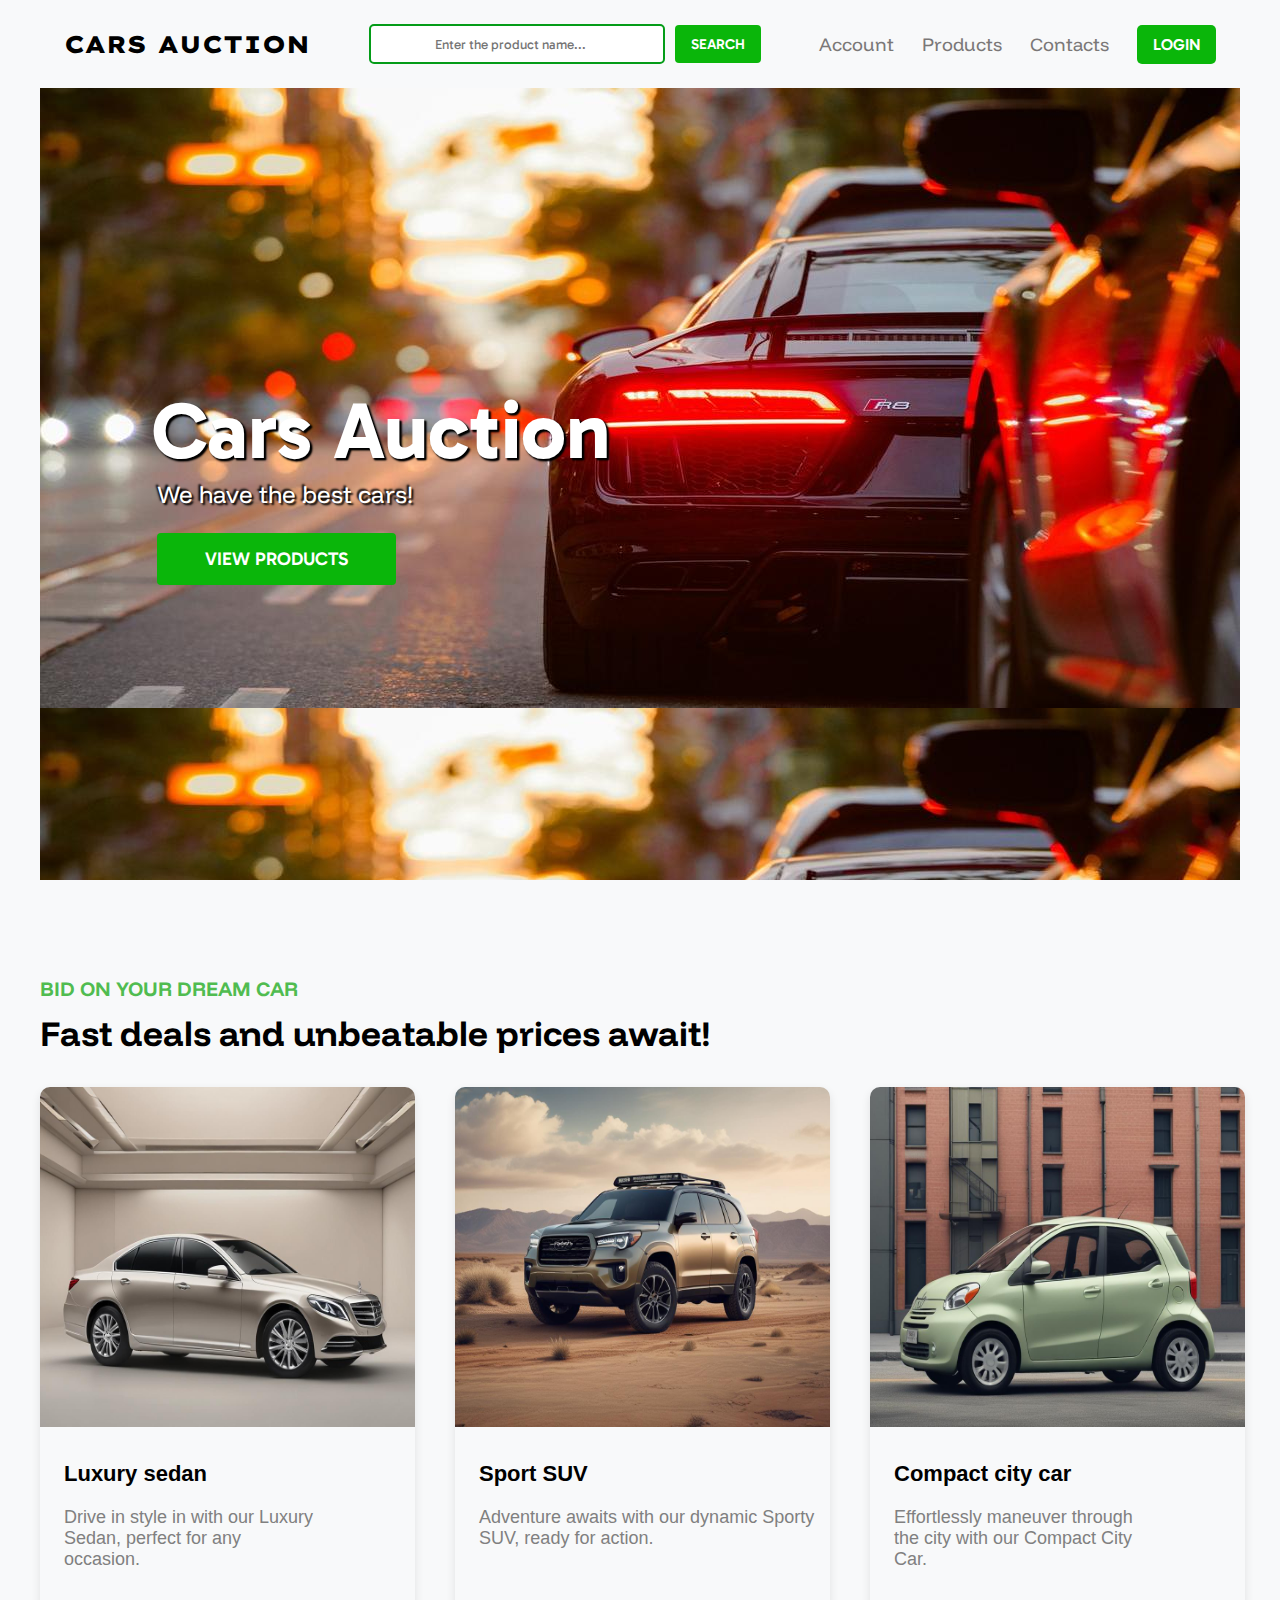
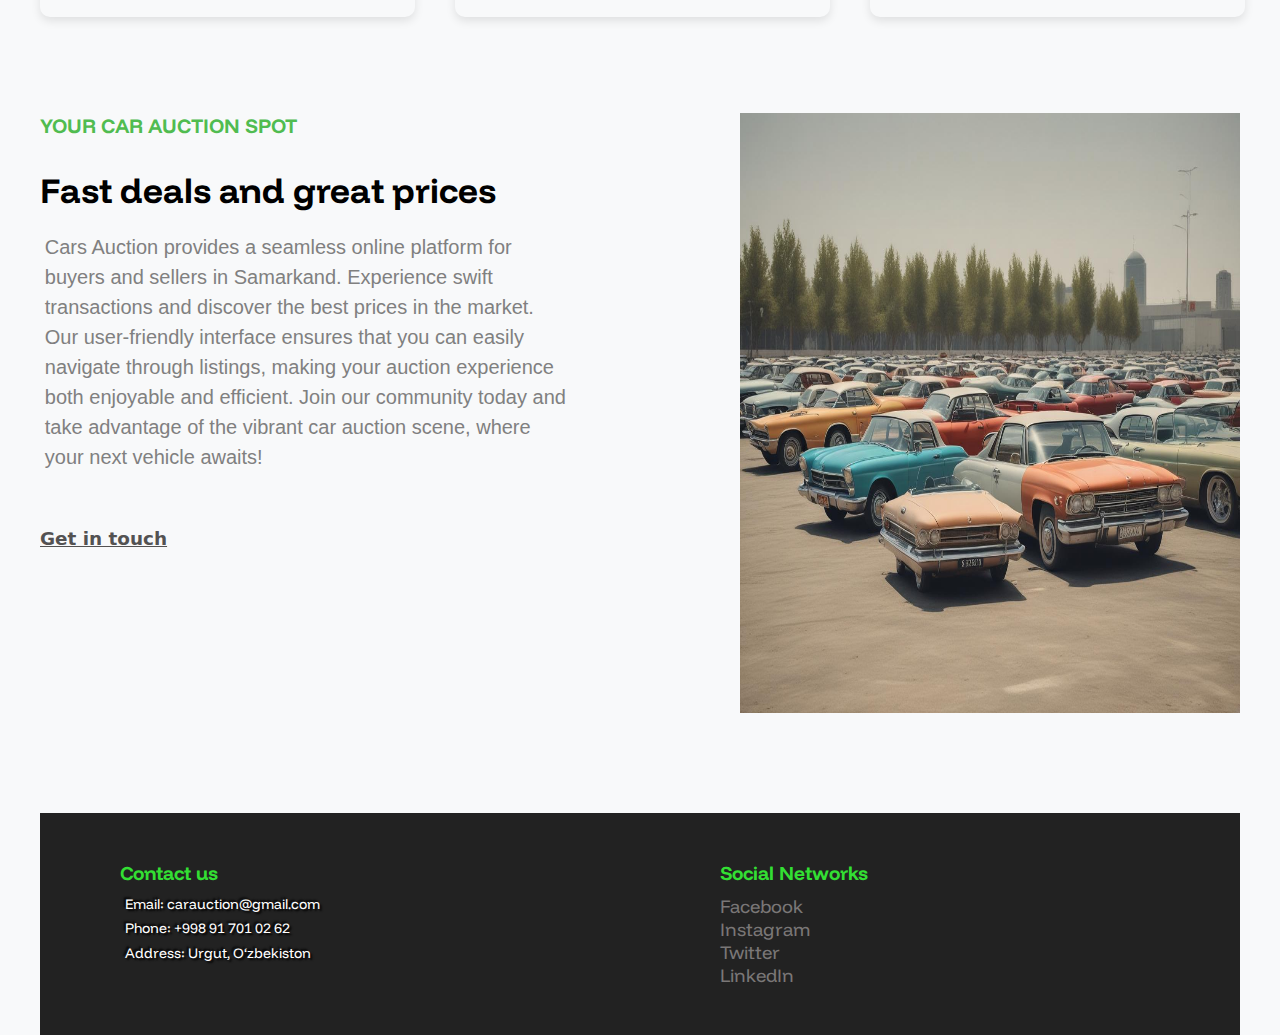
<file: templates/index.html>
<!DOCTYPE html>
<html lang="en">
<head>
    <meta charset="UTF-8">
    <meta name="viewport" content="width=device-width, initial-scale=1.0">
    <title>Cars Auction</title>
    <link rel="preconnect" href="https://fonts.googleapis.com">
    <link rel="preconnect" href="https://fonts.gstatic.com" crossorigin>
    <link href="https://fonts.googleapis.com/css2?family=Funnel+Display:wght@300..800&display=swap" rel="stylesheet">
    <link href="https://fonts.googleapis.com/css2?family=Lexend+Giga:wght@100..900&display=swap" rel="stylesheet">
    <link href="https://fonts.googleapis.com/css2?family=Gabarito:wght@400..900&display=swap" rel="stylesheet">
    <link rel="stylesheet" href="/static/styles.css">
</head>
<body>


    <header class="container">
        <div class="header_wrapper">
            <a class="logo" href="#">CARS AUCTION</a>

            <form action="/search" method="get">
                <input type="text" name="q" placeholder="Enter the product name..." required>
                <button class="Search2" type="submit">Search</button>
            </form>        

            <nav>
                <a href="/account">Account</a>
                <a href="/products">Products</a>
                <a href="#footer">Contacts</a>
                <a href="/login" class="LOGIN">LOGIN</a>
            </nav>
        </div>
    </header>


    <main class="container">
        <div class="hero">
            <div class="hero_wrapper">
                <h2 class="birinchi">Cars Auction</h2>
                <p>We have the best cars!</p>
               <a href="/products"> <button type="button">View Products</button></a>
            </div>
        </div>


        <div class="cards">

            <h3 class="heading2">BID ON YOUR DREAM CAR</h3>
            <h2 class="heading3">Fast deals and unbeatable prices await!</h2>
        
            <div class="cardsWrapper">
                <div class="cards-item">
                    <img class="img1" src="/static/photos/Merc.jpeg" alt="">
                    <p class="text1 yozuv">Luxury sedan</p>
                    <p class="text1 yozuv2">Drive in style in with our Luxury <br>Sedan, perfect for any <br>occasion.</p>
                </div>
                <div class="cards-item">
                    <img class="img1" src="/static/photos/BMW.jpeg" alt="">
                    <p class="text1 yozuv">Sport SUV</p>
                    <p class="text1 yozuv2">Adventure awaits with our dynamic Sporty SUV, ready for action.</p>
                </div>
                <div class="cards-item">
                    <img class="img1" src="/static/photos/Honda.jpeg" alt="">
                    <p class="text1 yozuv">Compact city car</p>
                    <p class="text1 yozuv2">Effortlessly maneuver through <br> the city with our Compact City <br>Car.</p>
                </div>
            </div>
        </div>
    
        <div class="cards2">
            <div class="leftC">
                <h3 class="heading2 headings">YOUR CAR AUCTION SPOT</h2>
                <h2 class="heading3 headings">Fast deals and great prices</h2>            
                <p class="text1 text3">Cars Auction provides a seamless online platform for buyers and sellers in Samarkand. Experience swift transactions and discover the best prices in the market. Our user-friendly interface ensures that you can easily navigate through listings, making your auction  experience both enjoyable and efficient. Join our community today and take advantage of the vibrant car auction scene, where your next vehicle awaits!</p>
                <a href="/products" class="text1 text4">Get in touch</a>
            </div>
            <div class="rightC">
                <img class="img2" src="/static/photos/Cars.jpeg" alt="">
            </div>
        </div>

    </main>



    <footer id="footer" class="container">
        <div class="footer_wrapper">
            <div class="footer_section">
                <h3>Contact us</h3>
                <p class="footer_matn">Email: carauction@gmail.com</p>
                <p class="footer_matn">Phone: +998 91 701 02 62</p>
                <p class="footer_matn">Address: Urgut, O‘zbekiston</p>
            </div>
            <div class="footer_section">
                <h3>Social Networks</h3>
                <div class="social_links">
                    <a href="#">Facebook</a>
                    <a href="#">Instagram</a>
                    <a href="#">Twitter</a>
                    <a href="#">LinkedIn</a>
                </div>
            </div>
        </div>
    </footer>

</body>
</html>
</file>
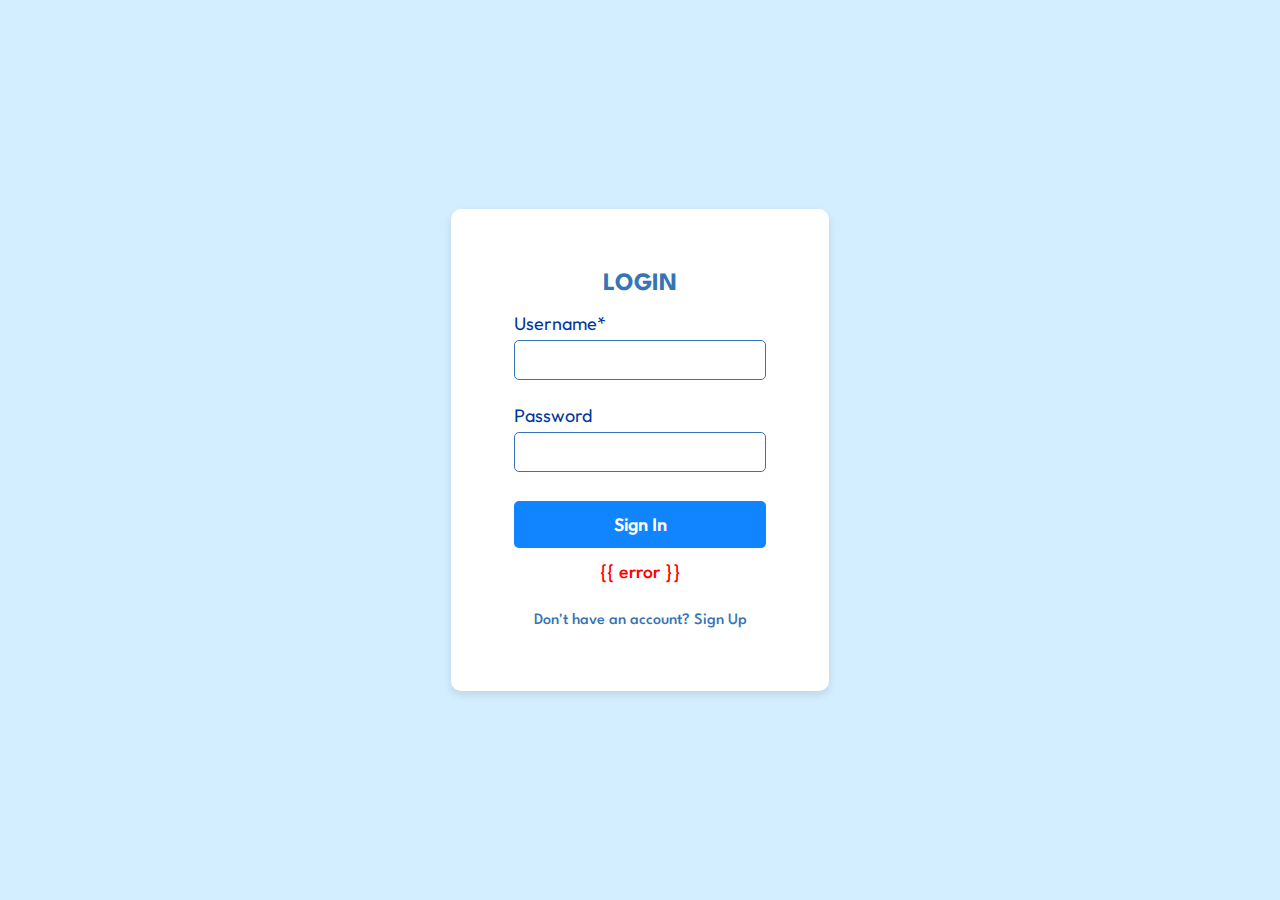
<file: templates/login.html>
<!DOCTYPE html>
<html lang="en">
<head>
    <meta charset="UTF-8">
    <meta name="viewport" content="width=device-width, initial-scale=1.0">
    <title>Login</title>
    <link rel="preconnect" href="https://fonts.googleapis.com">
<link rel="preconnect" href="https://fonts.gstatic.com" crossorigin>
<link href="https://fonts.googleapis.com/css2?family=Outfit:wght@100..900&display=swap" rel="stylesheet">
<link rel="preconnect" href="https://fonts.googleapis.com">
<link rel="preconnect" href="https://fonts.gstatic.com" crossorigin>
<link href="https://fonts.googleapis.com/css2?family=League+Spartan:wght@100..900&display=swap" rel="stylesheet">
<link rel="stylesheet" href="/static/login_style.css">
</head>
<body>
    <main>
        <h3>LOGIN</h3>
        <form action="/login" method="post">
            <span>
                <label for="username">Username*</label>
                <input type="text" id="username" name="username">
             </span>
             <span>
                <label for="password">Password</label>
                <input type="password" id="password" name="password">
            </span>
            <button type="submit">Sign In</button>
        </form>

        <h3 class="error">{{ error }}</h3>

    <a href="/register">Don't have an account? Sign Up</a>
    </main>
</body>
</html>
</file>
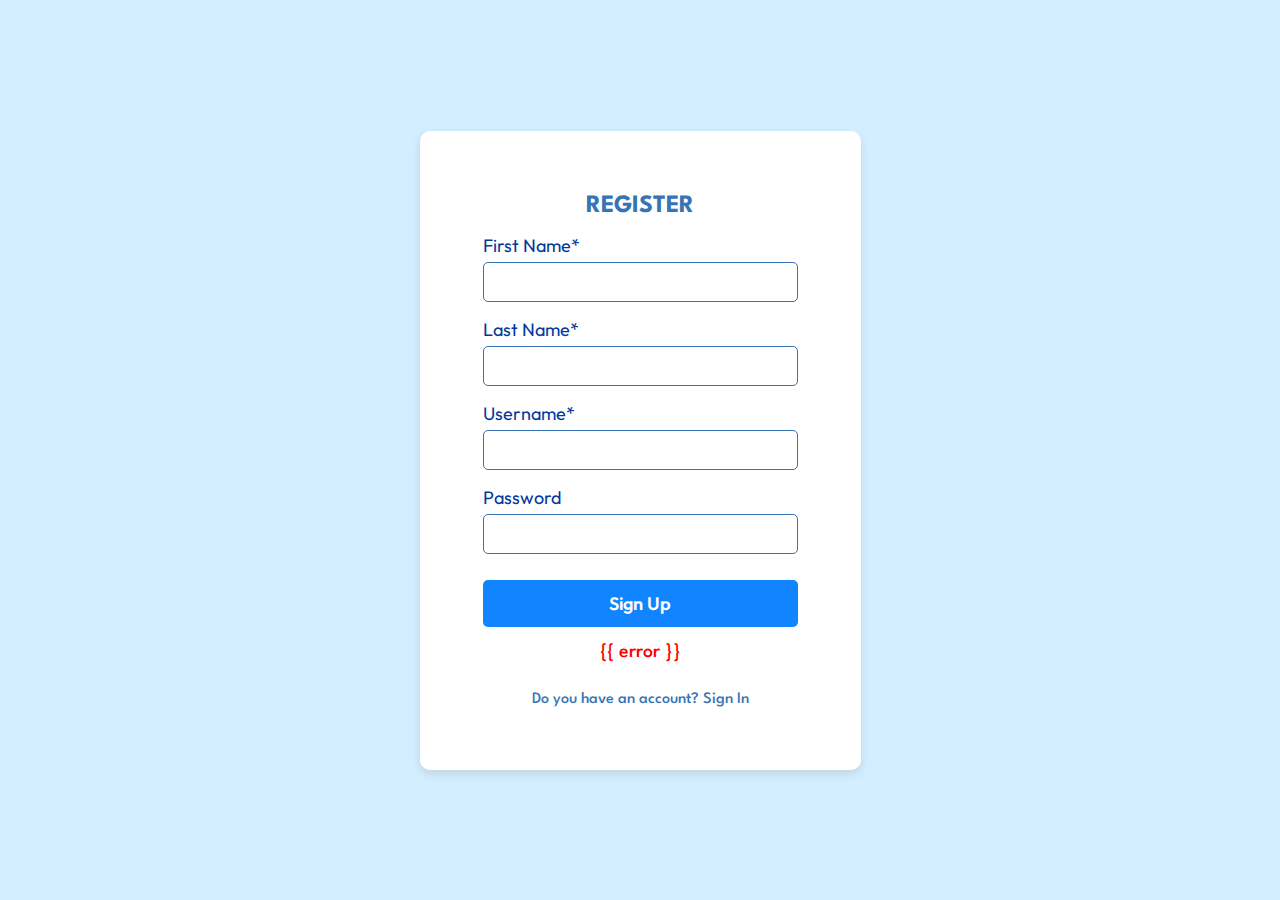
<file: templates/register.html>
<!DOCTYPE html>
<html lang="en">
<head>
    <meta charset="UTF-8">
    <meta name="viewport" content="width=device-width, initial-scale=1.0">
    <title>Register</title>
    <link rel="preconnect" href="https://fonts.googleapis.com">
    <link rel="preconnect" href="https://fonts.gstatic.com" crossorigin>
    <link href="https://fonts.googleapis.com/css2?family=Outfit:wght@100..900&display=swap" rel="stylesheet">
    <link href="https://fonts.googleapis.com/css2?family=League+Spartan:wght@100..900&display=swap" rel="stylesheet">
    <link rel="stylesheet" href="/static/register_style.css">
</head>
<body>
    <main>
        <h3>REGISTER</h3>
        <form action="/register" method="POST">
            <span>
                <label for="first_name">First Name*</label>
                <input type="text" id="first_name" name="first_name" required>
            </span>
            <span>
                <label for="last_name">Last Name*</label>
                <input type="text" id="last_name" name="last_name" required>
            </span>
            <span>
                <label for="username">Username*</label>
                <input type="text" id="username" name="username" required>
             </span>
             <span>
                <label for="password">Password</label>
                <input type="password" id="password" name="password" required>
            </span>
            <button type="submit">Sign Up</button>
        </form>

        <h3 class="error">{{ error }}</h3>

        <a href="/login">Do you have an account? Sign In</a>

    </main>
</body>
</html>
</file>
<file: static/styles.css>
*, html {
    margin: 0;
    padding: 0;
    box-sizing: border-box;
}

body {
    background-color: #f8f9fa;
    font-family: "Funnel Display", sans-serif;
}

.container {
    max-width: 1200px;
    margin: 0 auto;
}

/* HEADER */
.header_wrapper {
    display: flex;
    align-items: center;
    justify-content: space-between;
    padding: 1.5rem;
}

.logo {
    font-family: "Lexend Giga", serif;
    font-weight: 800;
    font-size: 1.5rem;
    color: black;
}

nav {
    display: flex;
    align-items: center;
    gap: 1.75rem;
}

a {
    text-decoration: none;
    color: rgb(122, 119, 119);
    font-size: 1.15rem;
}

a:hover {
    color: rgb(51, 223, 51);
}
.LOGIN {
    font-family: "Gabarito", serif;
    color: #fff;
    text-decoration: none;
    background-color: rgb(10, 182, 10);
    border-radius: 5px;
    padding: 10px 1rem;
    font-size: 1rem;
    font-weight: 600;
}

.LOGIN:hover {
    background: #049c18;
    color: black;
}

/* HERO */
.hero {
    background: url(./photos/resized_image_2.jpg);
    width: 1200px;
    height: 88vh;
    margin-bottom: 6rem;
    display: flex;
    justify-content: center;
    flex-direction: column;
}

.hero_wrapper {
    margin-left: 7rem;
}

.birinchi {
    font-family: "Gabarito", serif;
    font-size: 5rem;
    color: white;
    text-shadow: 2px 2px 2px black, 2px 2px 2px black;
}

p {
    font-family: "Funnel Display", serif;
    font-size: 1.5rem;
    margin-left: 0.3rem;
    color: rgb(255, 255, 255);
    text-shadow: 2px 2px 2px black, -2px -2px 2px black;
}

button {
    font-family: "Gabarito", serif;
    padding: 15px 3rem;
    font-size: 1.15rem;
    font-weight: 600;
    border: transparent;
    background-color: rgb(10, 182, 10);
    color: white;
    text-transform: uppercase;
    border-radius: 4px;
    margin-top: 1.5rem;
    margin-left: 0.3rem;
}

button:hover {
    border: 2px black dotted;
    background-color: rgb(24, 69, 24);
}




.cardsWrapper {
    display: flex;
    padding-top: 2rem;
    gap: 40px;
    padding-bottom: 6rem;
}


.text1 {
    font-family: system-ui, -apple-system, BlinkMacSystemFont, 'Segoe UI', Roboto, Oxygen, Ubuntu, Cantarell, 'Open Sans', 'Helvetica Neue', sans-serif;
    text-shadow: none;
    color: black;
    color: gray;
}

.heading2 {
    font-size: 20px;
    color: rgb(80, 188, 80);

}

.heading3 {
    font-size: 35px;
    margin-top: 10px;

}

.cards-item {
    border: transparent;
    border-radius: 10px;
    width: 375px;
    height: 530px;
    box-shadow: 0 4px 10px rgba(0, 0, 0, 0.1);
}



.cards-item img {
    border-top-left-radius: 10px;
    border-top-right-radius: 10px;
    width: 375px;
}

.yozuv {
    padding-top: 30px;
    padding-bottom: 20px;
    margin-left: 1.5rem;
    font-size: 22px;
    color: black;
    font-family: Arial, Helvetica, sans-serif;
    font-weight: 700;
}

.yozuv2 {
    font-size: 18px;
    font-family: Arial, Helvetica, sans-serif;
    font-weight: 500;
    margin-left: 1.5rem;
}

.cards-item:hover {
    transform: translateY(-5px);
    box-shadow: 0 8px 20px rgba(0, 0, 0, 0.411);
}

.img1 {
    width: 400px;
    height: 340px;
}

.cards2 {
    display: flex;
    justify-content: space-between;
    margin-bottom: 6rem;
}

.leftC {
    width: 33rem;
}

.text3 {
    font-size: 20px;
    font-family: Arial, Helvetica, sans-serif;
    font-weight: 500;
    margin-bottom: 3.5rem;
    line-height: 1.5;
}

.text4 {
    text-decoration: underline;
    color: rgb(83, 82, 82);
    font-weight: 600;
 
}


.img2 {
    width: 500px;
    height: 600px;
}

.headings {
    padding-bottom: 20px;
    margin-left: 0;
}

form {
    display: flex;
    align-items: center;
}

input {
    padding: 10px 4rem;
    border: #049c18 2px solid;
    border-radius: 5px;
    color: #049c18;
    font-family: "Gabarito", serif;

}

.Search2 {
    padding: 10px 1rem;
    margin: 0;
    margin-left: 10px;
    font-size: 0.9rem;
}



.footer_wrapper {
    display: flex;
    justify-content: space-between;
    padding: 2rem 0;
    background-color: #222;
    color: white;
}

.footer_section {
    flex: 1;
    padding: 1rem;
    margin-left: 4rem;

}

.footer_section > h3 {
    margin-bottom: 10px;
    color: rgb(51, 223, 51);
    font-size: 1.2rem;

}

.footer_section > p {
    margin-top: 0.4rem;
    font-size: 14px;
}

.footer_section ul {
    list-style: none;
}

.footer_section ul li {
    margin-bottom: 5px;
}

.footer_section ul li a {
    color: #ddd;
}

.footer_bottom {
    text-align: center;
    padding: 10px;
    background-color: #111;
}

.social_links {
    display: flex;
    flex-direction: column;
}


@media (max-width: 768px) {
    .container {
        width: 100%;
        padding: 0 1rem;
    }

    .header_wrapper {
        flex-direction: column;
        align-items: center;
        text-align: center;
    }

    nav {
        flex-direction: column;
        gap: 1rem;
    }

    form {
        display: flex;
        flex-direction: column;
        width: 100%;
        align-items: center;
    }

    input {
        width: 90%;
        padding: 10px;
        margin-top: 1rem;
    }

    .hero {
        width: 100%;
        height: auto;
        padding: 2rem 0;
        text-align: center;
    }

    .hero_wrapper {
        margin: 0;
    }

    .birinchi {
        font-size: 3rem;
    }

    .cardsWrapper {
        flex-direction: column;
        align-items: center;
    }

    .cards-item {
        width: 90%;
        height: auto;
    }

    .img1 {
        width: 100%;
        height: auto;
    }

    .cards2 {
        flex-direction: column-reverse;
        align-items: center;
        text-align: center;
    }

    .img2 {
        width: 100%;
        height: auto;
    }

    .footer_wrapper {
        flex-direction: column;
        text-align: center;
    }

    .footer_section {
        margin-left: 0;
    }

    .Search2 {
        margin-top: 1rem;
    }

    .leftC {
        width: 350PX;
    }
}
</file>
<file: static/login_style.css>
*, html {
    margin: 0;
    padding: 0;
    box-sizing: border-box;
}

body {
    background: rgb(211, 238, 255);
    display: flex;
    height: 100vh;
    justify-content: center;
    align-items: center;
    padding: 10px;
}

main {
    width: 30%;
    max-width: 400px;
    min-width: 300px;
    height: auto;
    background: white;
    display: flex;
    flex-direction: column;
    justify-content: center;
    align-items: center;
    padding: 5%;
    border-radius: 10px;
    box-shadow: 0px 4px 10px rgba(0, 0, 0, 0.1);
}

form {
    display: flex;
    flex-direction: column;
    gap: 1.5rem;
    width: 100%;
}

span {
    display: flex;
    flex-direction: column;
}

input {
    padding: 10px;
    border-radius: 5px;
    margin-top: 5px;
    border: 1px solid #3674B5;
    font-family: 'Trebuchet MS', sans-serif;
    font-size: 16px;
}

label {
    font-family: "Outfit", serif;
    color: #02389c;
    font-size: 18px;
}

button {
    margin-top: 5px;
    padding: 12px 0px;
    border-radius: 5px;
    font-family: "Outfit", serif;
    font-weight: 600;
    border: none;
    color: white;
    background: #1184ff;
    font-size: 18px;
    cursor: pointer;
}

button:hover {
    background: #02389c;
}

h3 {
    font-family: "League Spartan", serif;
    font-weight: 700;
    font-size: 25px;
    color: #3674B5;
    text-align: center;
    margin-bottom: 1rem;
}

a {
    font-family: "League Spartan", serif;
    font-weight: 500;
    text-decoration: none;
    color: #3674B5;
    text-align: center;
    margin-top: 15px;
}

.error {
    margin-top: 1rem;
    font-size: 20px;
    color: red;
    font-family: "League Spartan", serif;
    font-weight: 500;
    text-align: center;
}



@media (max-width: 768px) {
    main {
        width: 90%;
        padding: 8%;
    }

    h3 {
        margin-top: 0;
        font-size: 22px;
    }

    label {
        font-size: 16px;
    }

    input {
        font-size: 14px;
        padding: 8px;
    }

    button {
        font-size: 16px;
        padding: 10px;
    }
    .error {
        font-size: 12px;
    }
}
</file>
<file: static/register_style.css>
*, html {
    margin: 0;
    padding: 0;
    box-sizing: border-box;
}

body {
    background-color: rgb(211, 238, 255);
    display: flex;
    height: 100vh;
    justify-content: center;
    align-items: center;
    padding: 10px;
}

main {
    width: 35%;
    max-width: 450px;
    min-width: 300px;
    height: auto;
    background-color: white;
    display: flex;
    flex-direction: column;
    justify-content: center;
    align-items: center;
    padding: 5%;
    border-radius: 10px;
    box-shadow: 0px 4px 10px rgba(0, 0, 0, 0.1);
}

form {
    display: flex;
    flex-direction: column;
    gap: 1rem;
    width: 100%;
}

span {
    display: flex;
    flex-direction: column;
}

input {
    padding: 10px;
    border-radius: 5px;
    margin-top: 5px;
    border: 1px solid #3674B5;
    font-family: 'Trebuchet MS', sans-serif;
    font-size: 16px;
}

label {
    font-family: "Outfit", serif;
    color: #02389c;
    font-size: 18px;
}

button {
    margin-top: 10px;
    padding: 12px 0px;
    border-radius: 5px;
    font-family: "Outfit", serif;
    font-weight: 600;
    border: none;
    color: white;
    background-color: #1184ff;
    font-size: 18px;
    cursor: pointer;
}

button:hover {
    background-color: #02389c;
}

h3 {
    font-family: "League Spartan", serif;
    font-weight: 700;
    font-size: 25px;
    color: #3674B5;
    text-align: center;
    margin-bottom: 1rem;
}

a {
    font-family: "League Spartan", serif;
    font-weight: 500;
    text-decoration: none;
    color: #3674B5;
    text-align: center;
    margin-top: 15px;
}

.error {
    margin-top: 1rem;
    font-size: 20px;
    color: red;
    font-family: "League Spartan", serif;
    font-weight: 500;
    text-align: center;
}


@media (max-width: 768px) {
    main {
        width: 90%;
        padding: 8%;
    }

    h3 {
        font-size: 22px;
        margin-bottom: 0;
    }

    label {
        font-size: 16px;
    }

    input {
        font-size: 14px;
        padding: 8px;
    }

    button {
        font-size: 16px;
        padding: 10px;
    }

    .error {
        font-size: 12px;
    }
}
</file>
